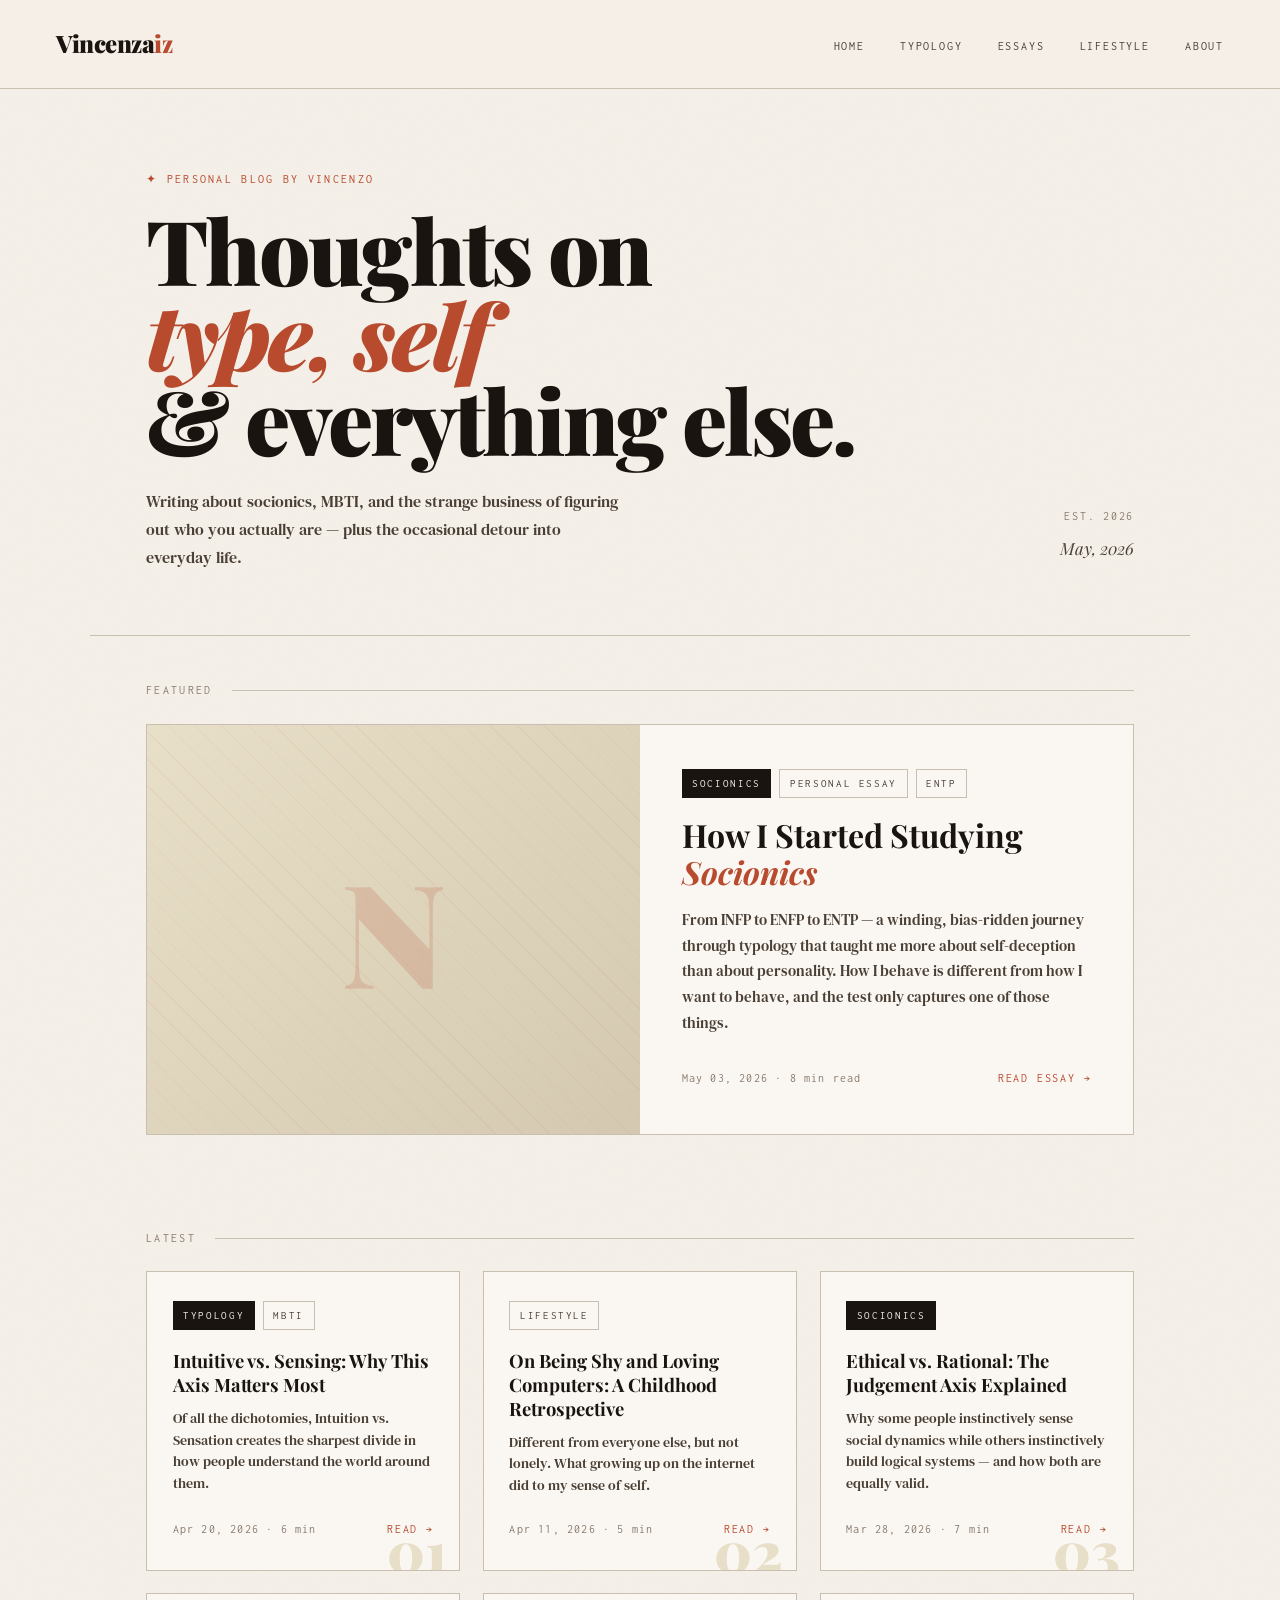
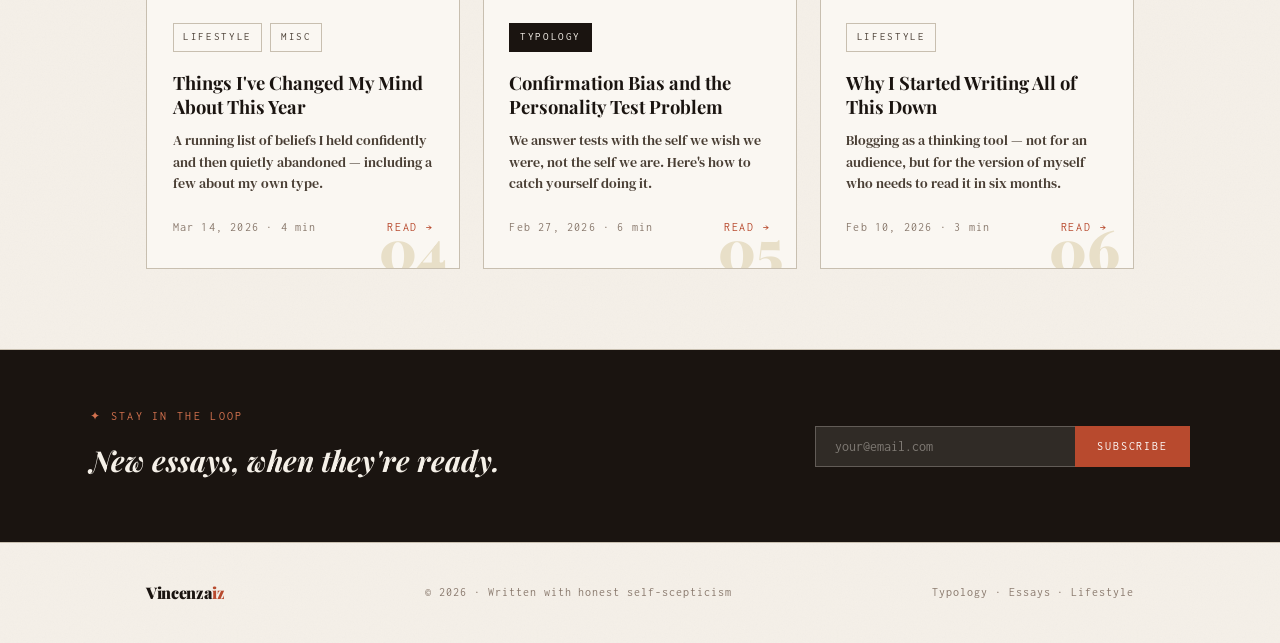
<file: index.html>
<!DOCTYPE html>
<html lang="en">
<head>
  <meta charset="UTF-8"/>
  <meta name="viewport" content="width=device-width, initial-scale=1.0"/>
  <title>Vincenzaiz</title>
  <link href="https://fonts.googleapis.com/css2?family=Playfair+Display:ital,wght@0,400;0,700;0,900;1,400;1,700&family=DM+Serif+Text:ital@0;1&family=Inconsolata:wght@400;500;600&display=swap" rel="stylesheet"/>
  <link rel="stylesheet" href="styles/main.css"/>
</head>
<body>

  <!-- NAV -->
  <nav>
    <a class="nav-logo" href="#">Vincenza<span>iz</span></a>
    <ul class="nav-links">
      <li><a href="#">Home</a></li>
      <li><a href="#">Typology</a></li>
      <li><a href="#">Essays</a></li>
      <li><a href="#">Lifestyle</a></li>
      <li><a href="#">About</a></li>
    </ul>
  </nav>

  <!-- HERO -->
  <header class="hero">
    <div class="hero-text">
      <p class="hero-eyebrow">✦ Personal blog by Vincenzo</p>
      <h1 class="hero-title">Thoughts on<br/><em>type, self</em><br/>& everything else.</h1>
      <p class="hero-bio">Writing about socionics, MBTI, and the strange business of figuring out who you actually are — plus the occasional detour into everyday life.</p>
    </div>
    <div class="hero-side">
      <span class="hero-issue">Est. 2026</span>
      <span class="hero-date">May, 2026</span>
    </div>
  </header>

  <!-- FEATURED -->
  <div class="section-header">
    <span class="section-label">Featured</span>
    <div class="section-rule"></div>
  </div>

  <div class="featured-wrap">
    <div class="featured-post">
      <div class="featured-image">
        <div class="featured-image-inner"></div>
        <div class="featured-image-symbol">N</div>
      </div>
      <div class="featured-content">
        <div>
          <div class="post-tags">
            <!-- three tags -->
            <span class="tag accent">Socionics</span>
            <span class="tag">Personal Essay</span>
            <span class="tag">ENTP</span>
          </div>
          <!-- big title -->
          <h2>How I Started Studying <em>Socionics</em></h2>
          <!-- description -->
          <p class="featured-excerpt">From INFP to ENFP to ENTP — a winding, bias-ridden journey through typology that taught me more about self-deception than about personality. How I behave is different from how I want to behave, and the test only captures one of those things.</p>
        </div>
        <div class="post-meta">
          <!-- date + reading time -->
          <span class="post-date">May 03, 2026 · 8 min read</span>
          <!-- href link to the page-->
          <a class="read-link" href="en.how-i-started-socionics.html">Read essay →</a>
        </div>
      </div>
    </div>
  </div>

  <!-- LATEST POSTS -->
  <div class="section-header" style="animation-delay:0.5s">
    <span class="section-label">Latest</span>
    <div class="section-rule"></div>
  </div>

  <div class="grid-wrap">

    <div class="post-card">
      <div class="card-top">
        <div class="post-tags">
          <span class="tag accent">Typology</span>
          <span class="tag">MBTI</span>
        </div>
        <h3>Intuitive vs. Sensing: Why This Axis Matters Most</h3>
        <p>Of all the dichotomies, Intuition vs. Sensation creates the sharpest divide in how people understand the world around them.</p>
      </div>
      <div class="card-bottom">
        <span class="post-date">Apr 20, 2026 · 6 min</span>
        <a class="read-link" href="#">Read →</a>
      </div>
      <div class="card-number">01</div>
    </div>

    <div class="post-card">
      <div class="card-top">
        <div class="post-tags">
          <span class="tag">Lifestyle</span>
        </div>
        <h3>On Being Shy and Loving Computers: A Childhood Retrospective</h3>
        <p>Different from everyone else, but not lonely. What growing up on the internet did to my sense of self.</p>
      </div>
      <div class="card-bottom">
        <span class="post-date">Apr 11, 2026 · 5 min</span>
        <a class="read-link" href="#">Read →</a>
      </div>
      <div class="card-number">02</div>
    </div>

    <div class="post-card">
      <div class="card-top">
        <div class="post-tags">
          <span class="tag accent">Socionics</span>
        </div>
        <h3>Ethical vs. Rational: The Judgement Axis Explained</h3>
        <p>Why some people instinctively sense social dynamics while others instinctively build logical systems — and how both are equally valid.</p>
      </div>
      <div class="card-bottom">
        <span class="post-date">Mar 28, 2026 · 7 min</span>
        <a class="read-link" href="#">Read →</a>
      </div>
      <div class="card-number">03</div>
    </div>

    <div class="post-card">
      <div class="card-top">
        <div class="post-tags">
          <span class="tag">Lifestyle</span>
          <span class="tag">Misc</span>
        </div>
        <h3>Things I've Changed My Mind About This Year</h3>
        <p>A running list of beliefs I held confidently and then quietly abandoned — including a few about my own type.</p>
      </div>
      <div class="card-bottom">
        <span class="post-date">Mar 14, 2026 · 4 min</span>
        <a class="read-link" href="#">Read →</a>
      </div>
      <div class="card-number">04</div>
    </div>

    <div class="post-card">
      <div class="card-top">
        <div class="post-tags">
          <span class="tag accent">Typology</span>
        </div>
        <h3>Confirmation Bias and the Personality Test Problem</h3>
        <p>We answer tests with the self we wish we were, not the self we are. Here's how to catch yourself doing it.</p>
      </div>
      <div class="card-bottom">
        <span class="post-date">Feb 27, 2026 · 6 min</span>
        <a class="read-link" href="#">Read →</a>
      </div>
      <div class="card-number">05</div>
    </div>

    <div class="post-card">
      <div class="card-top">
        <div class="post-tags">
          <span class="tag">Lifestyle</span>
        </div>
        <h3>Why I Started Writing All of This Down</h3>
        <p>Blogging as a thinking tool — not for an audience, but for the version of myself who needs to read it in six months.</p>
      </div>
      <div class="card-bottom">
        <span class="post-date">Feb 10, 2026 · 3 min</span>
        <a class="read-link" href="#">Read →</a>
      </div>
      <div class="card-number">06</div>
    </div>

  </div>

  <!-- NEWSLETTER -->
  <section class="newsletter">
    <div class="newsletter-inner">
      <div class="newsletter-text">
        <p>✦ Stay in the loop</p>
        <h3>New essays, when they're ready.</h3>
      </div>
      <div class="newsletter-form">
        <input type="email" placeholder="your@email.com"/>
        <button type="button">Subscribe</button>
      </div>
    </div>
  </section>

  <!-- FOOTER -->
  <footer>
    <span class="footer-logo">Vincenza<span>iz</span></span>
    <span>&copy; 2026 · Written with honest self-scepticism</span>
    <span>Typology · Essays · Lifestyle</span>
  </footer>

</body>
</html>
</file>
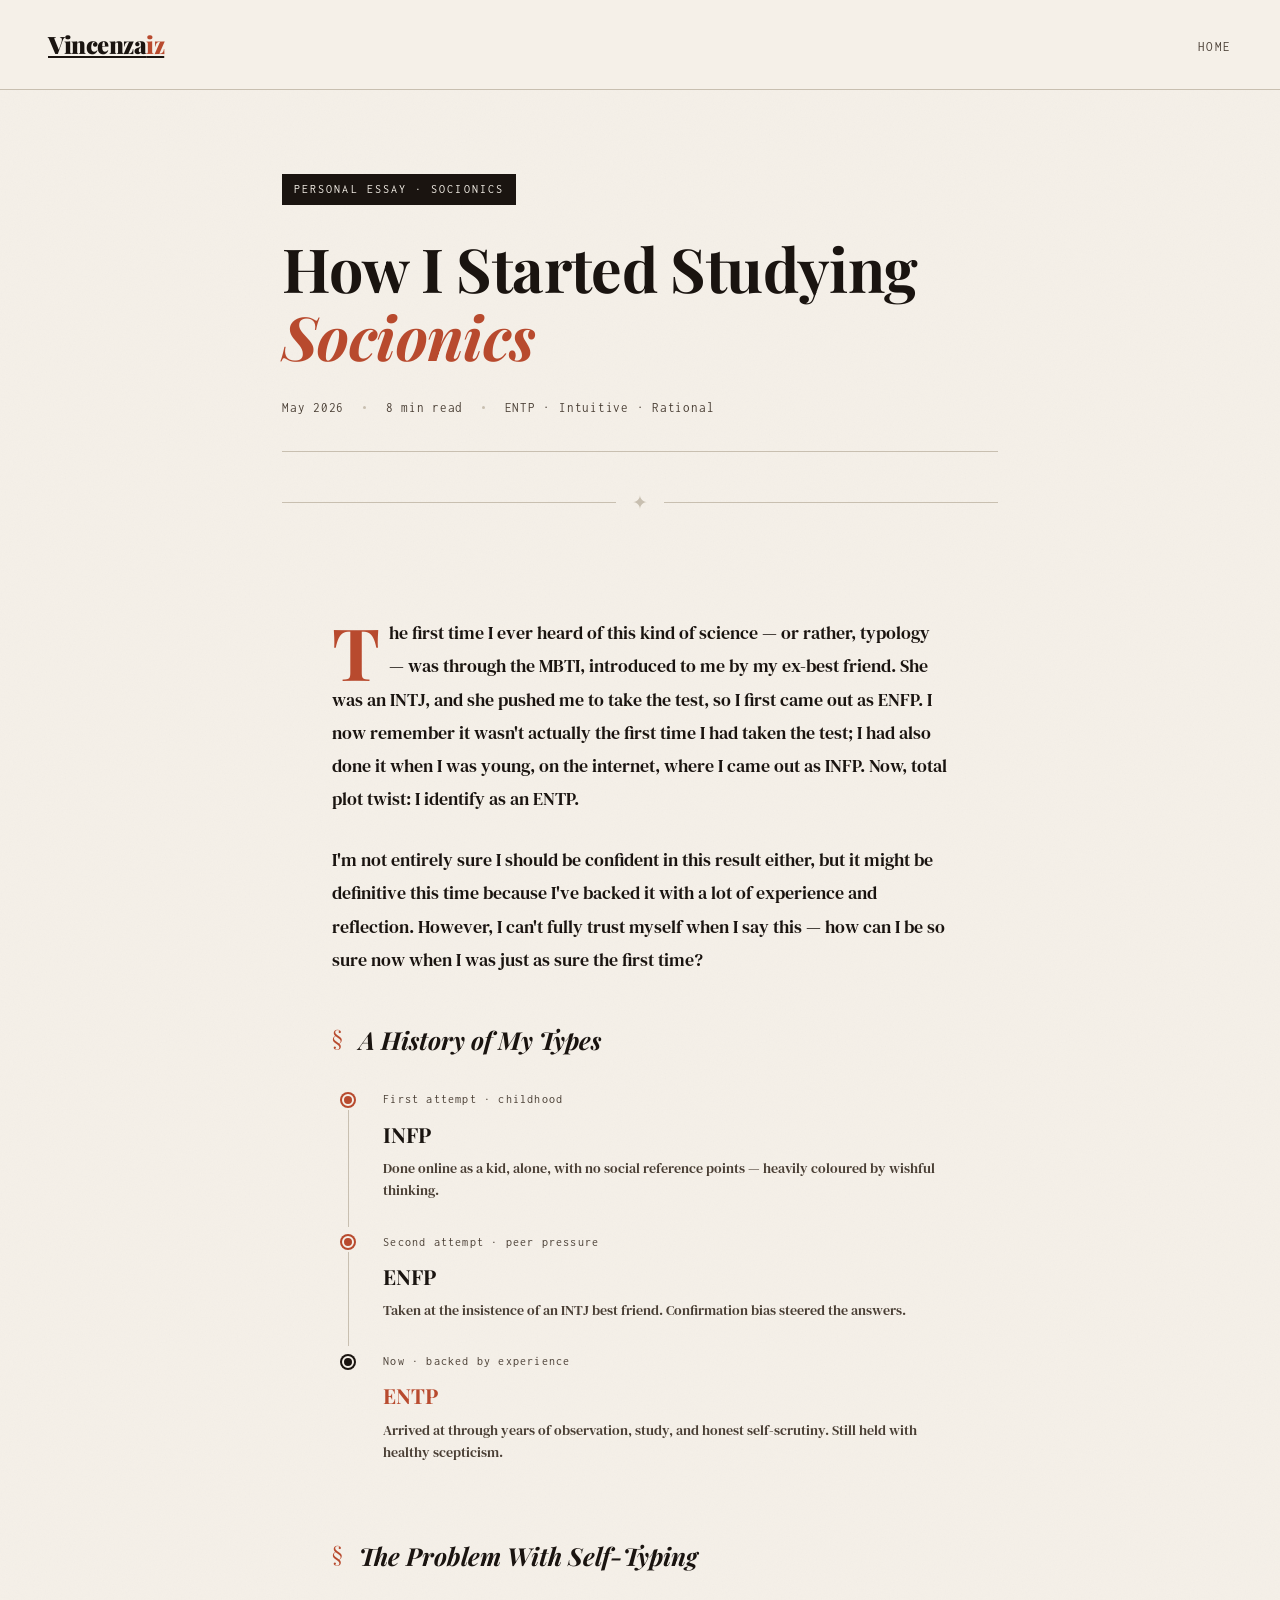
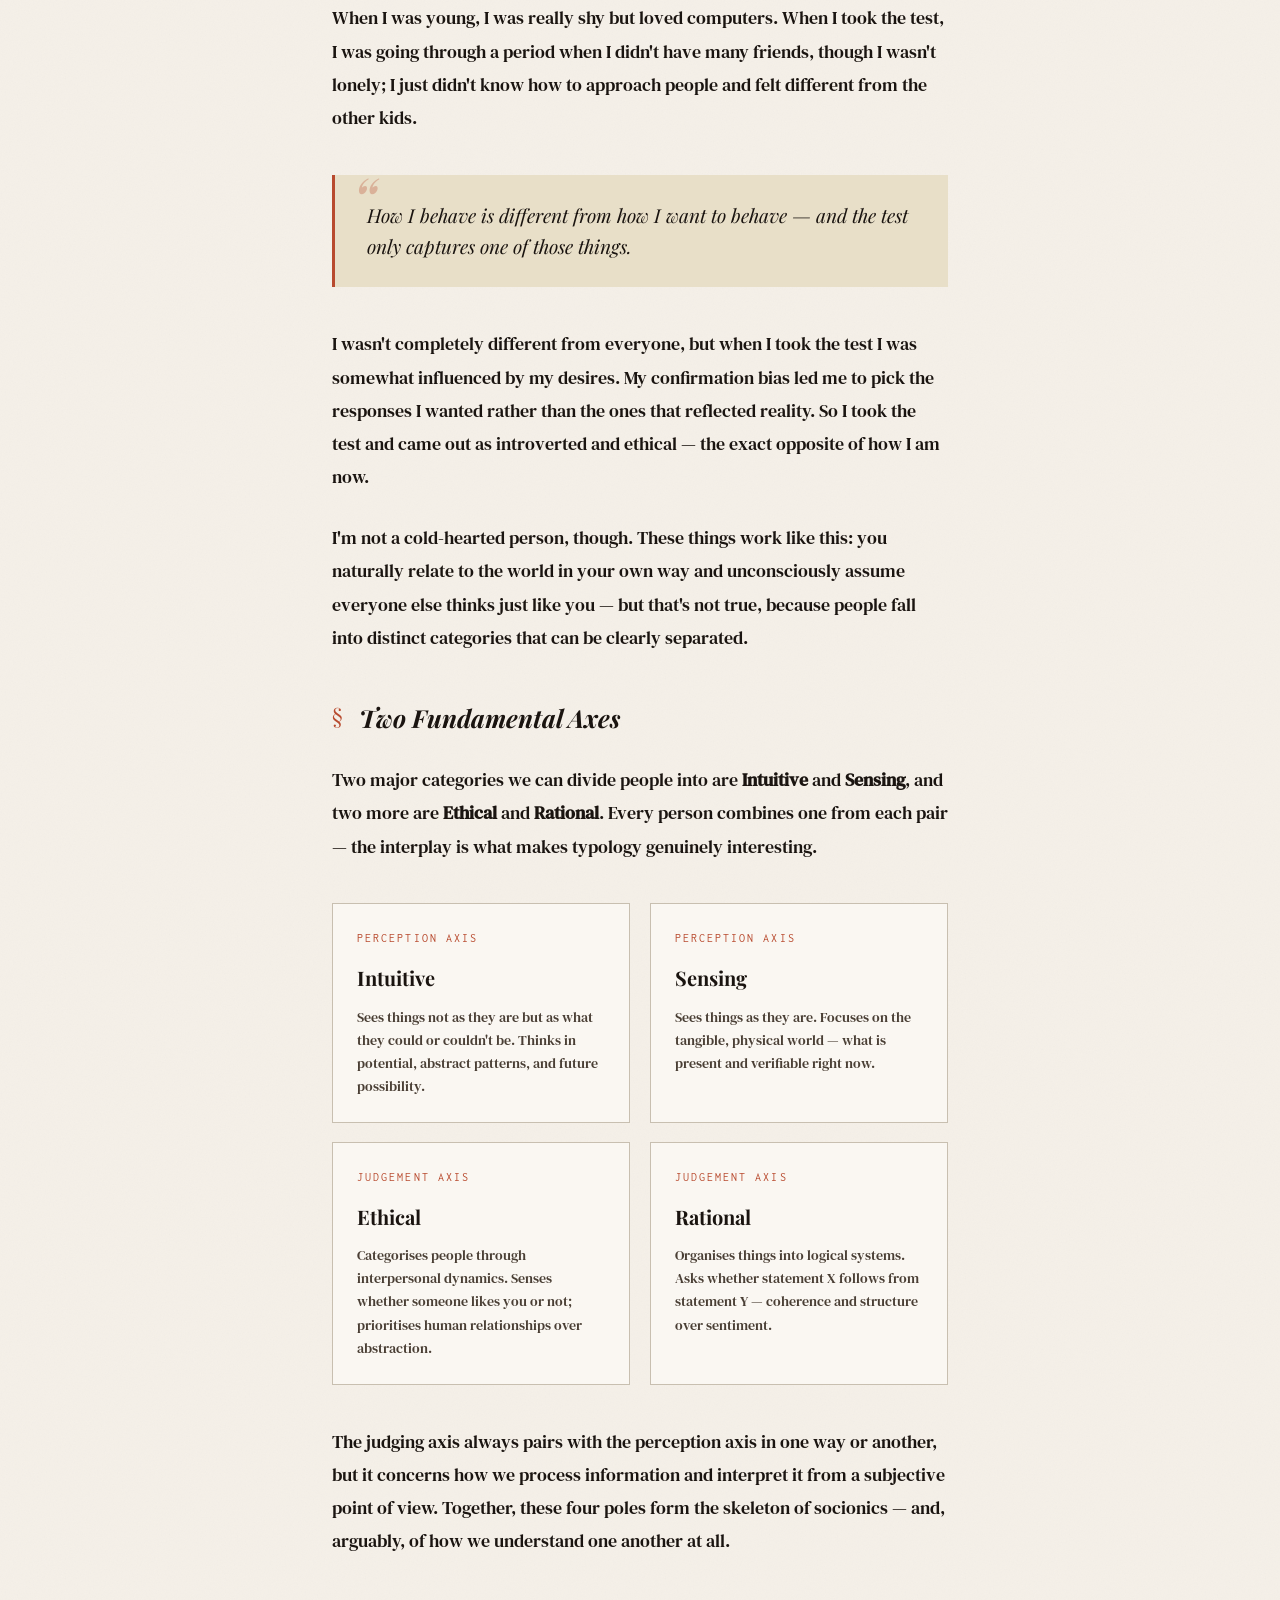
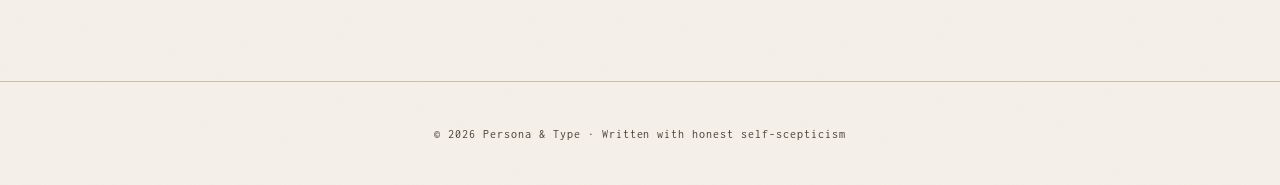
<file: en.how-i-started-socionics.html>
<!DOCTYPE html>
<html lang="en">
<head>
  <meta charset="UTF-8" />
  <meta name="viewport" content="width=device-width, initial-scale=1.0"/>
  <title>How I Started Studying Socionics</title>
  <link href="https://fonts.googleapis.com/css2?family=Playfair+Display:ital,wght@0,400;0,700;1,400;1,600&family=DM+Serif+Text:ital@0;1&family=Inconsolata:wght@400;500&display=swap" rel="stylesheet"/>
    <link rel="stylesheet" href="styles/article.css">
</head>
<body>

  <!-- NAV -->
  <nav>
    <a class="nav-logo" href="index.html">Vincenza<span>iz</span></a>
    <ul class="nav-links">
      <li><a href="index.html">Home</a></li>
      <!--
      <li><a href="#">Typology</a></li>
      <li><a href="#">Essays</a></li>
      <li><a href="#">Lifestyle</a></li>
      <li><a href="#">About</a></li>
      -->
    </ul>
  </nav>

  <!-- HERO -->
  <header class="hero">
    <div class="category-tag">Personal Essay · Socionics</div>
    <h1>How I Started Studying <em>Socionics</em></h1>
    <div class="byline">
      <span>May 2026</span>
      <span class="byline-dot"></span>
      <span>8 min read</span>
      <span class="byline-dot"></span>
      <span>ENTP · Intuitive · Rational</span>
    </div>
  </header>

  <div class="rule-divider"><span class="rule-divider-symbol">✦</span></div>

  <!-- ARTICLE -->
  <article>

    <p>The first time I ever heard of this kind of science — or rather, typology — was through the MBTI, introduced to me by my ex-best friend. She was an INTJ, and she pushed me to take the test, so I first came out as ENFP. I now remember it wasn't actually the first time I had taken the test; I had also done it when I was young, on the internet, where I came out as INFP. Now, total plot twist: I identify as an ENTP.</p>

    <p>I'm not entirely sure I should be confident in this result either, but it might be definitive this time because I've backed it with a lot of experience and reflection. However, I can't fully trust myself when I say this — how can I be so sure now when I was just as sure the first time?</p>

    <!-- Timeline -->
    <div class="section-break"><h2>A History of My Types</h2></div>

    <div class="timeline">
      <div class="timeline-item">
        <div class="timeline-line-col">
          <div class="timeline-dot"></div>
          <div class="timeline-connector"></div>
        </div>
        <div class="timeline-body">
          <div class="timeline-meta">First attempt · childhood</div>
          <div class="timeline-type">INFP</div>
          <p>Done online as a kid, alone, with no social reference points — heavily coloured by wishful thinking.</p>
        </div>
      </div>
      <div class="timeline-item">
        <div class="timeline-line-col">
          <div class="timeline-dot"></div>
          <div class="timeline-connector"></div>
        </div>
        <div class="timeline-body">
          <div class="timeline-meta">Second attempt · peer pressure</div>
          <div class="timeline-type">ENFP</div>
          <p>Taken at the insistence of an INTJ best friend. Confirmation bias steered the answers.</p>
        </div>
      </div>
      <div class="timeline-item">
        <div class="timeline-line-col">
          <div class="timeline-dot"></div>
          <div class="timeline-connector"></div>
        </div>
        <div class="timeline-body">
          <div class="timeline-meta">Now · backed by experience</div>
          <div class="timeline-type">ENTP</div>
          <p>Arrived at through years of observation, study, and honest self-scrutiny. Still held with healthy scepticism.</p>
        </div>
      </div>
    </div>

    <div class="section-break"><h2>The Problem With Self-Typing</h2></div>

    <p>When I was young, I was really shy but loved computers. When I took the test, I was going through a period when I didn't have many friends, though I wasn't lonely; I just didn't know how to approach people and felt different from the other kids.</p>

    <blockquote>How I behave is different from how I want to behave — and the test only captures one of those things.</blockquote>

    <p>I wasn't completely different from everyone, but when I took the test I was somewhat influenced by my desires. My confirmation bias led me to pick the responses I wanted rather than the ones that reflected reality. So I took the test and came out as introverted and ethical — the exact opposite of how I am now.</p>

    <p>I'm not a cold-hearted person, though. These things work like this: you naturally relate to the world in your own way and unconsciously assume everyone else thinks just like you — but that's not true, because people fall into distinct categories that can be clearly separated.</p>

    <div class="section-break"><h2>Two Fundamental Axes</h2></div>

    <p>Two major categories we can divide people into are <strong>Intuitive</strong> and <strong>Sensing</strong>, and two more are <strong>Ethical</strong> and <strong>Rational</strong>. Every person combines one from each pair — the interplay is what makes typology genuinely interesting.</p>

    <div class="type-grid">
      <div class="type-card">
        <div class="type-label">Perception axis</div>
        <h3>Intuitive</h3>
        <p>Sees things not as they are but as what they could or couldn't be. Thinks in potential, abstract patterns, and future possibility.</p>
      </div>
      <div class="type-card">
        <div class="type-label">Perception axis</div>
        <h3>Sensing</h3>
        <p>Sees things as they are. Focuses on the tangible, physical world — what is present and verifiable right now.</p>
      </div>
      <div class="type-card">
        <div class="type-label">Judgement axis</div>
        <h3>Ethical</h3>
        <p>Categorises people through interpersonal dynamics. Senses whether someone likes you or not; prioritises human relationships over abstraction.</p>
      </div>
      <div class="type-card">
        <div class="type-label">Judgement axis</div>
        <h3>Rational</h3>
        <p>Organises things into logical systems. Asks whether statement X follows from statement Y — coherence and structure over sentiment.</p>
      </div>
    </div>

    <p>The judging axis always pairs with the perception axis in one way or another, but it concerns how we process information and interpret it from a subjective point of view. Together, these four poles form the skeleton of socionics — and, arguably, of how we understand one another at all.</p>

  </article>

  <footer>
    &copy; 2026 Persona &amp; Type · Written with honest self-scepticism
  </footer>

</body>
</html>
</file>
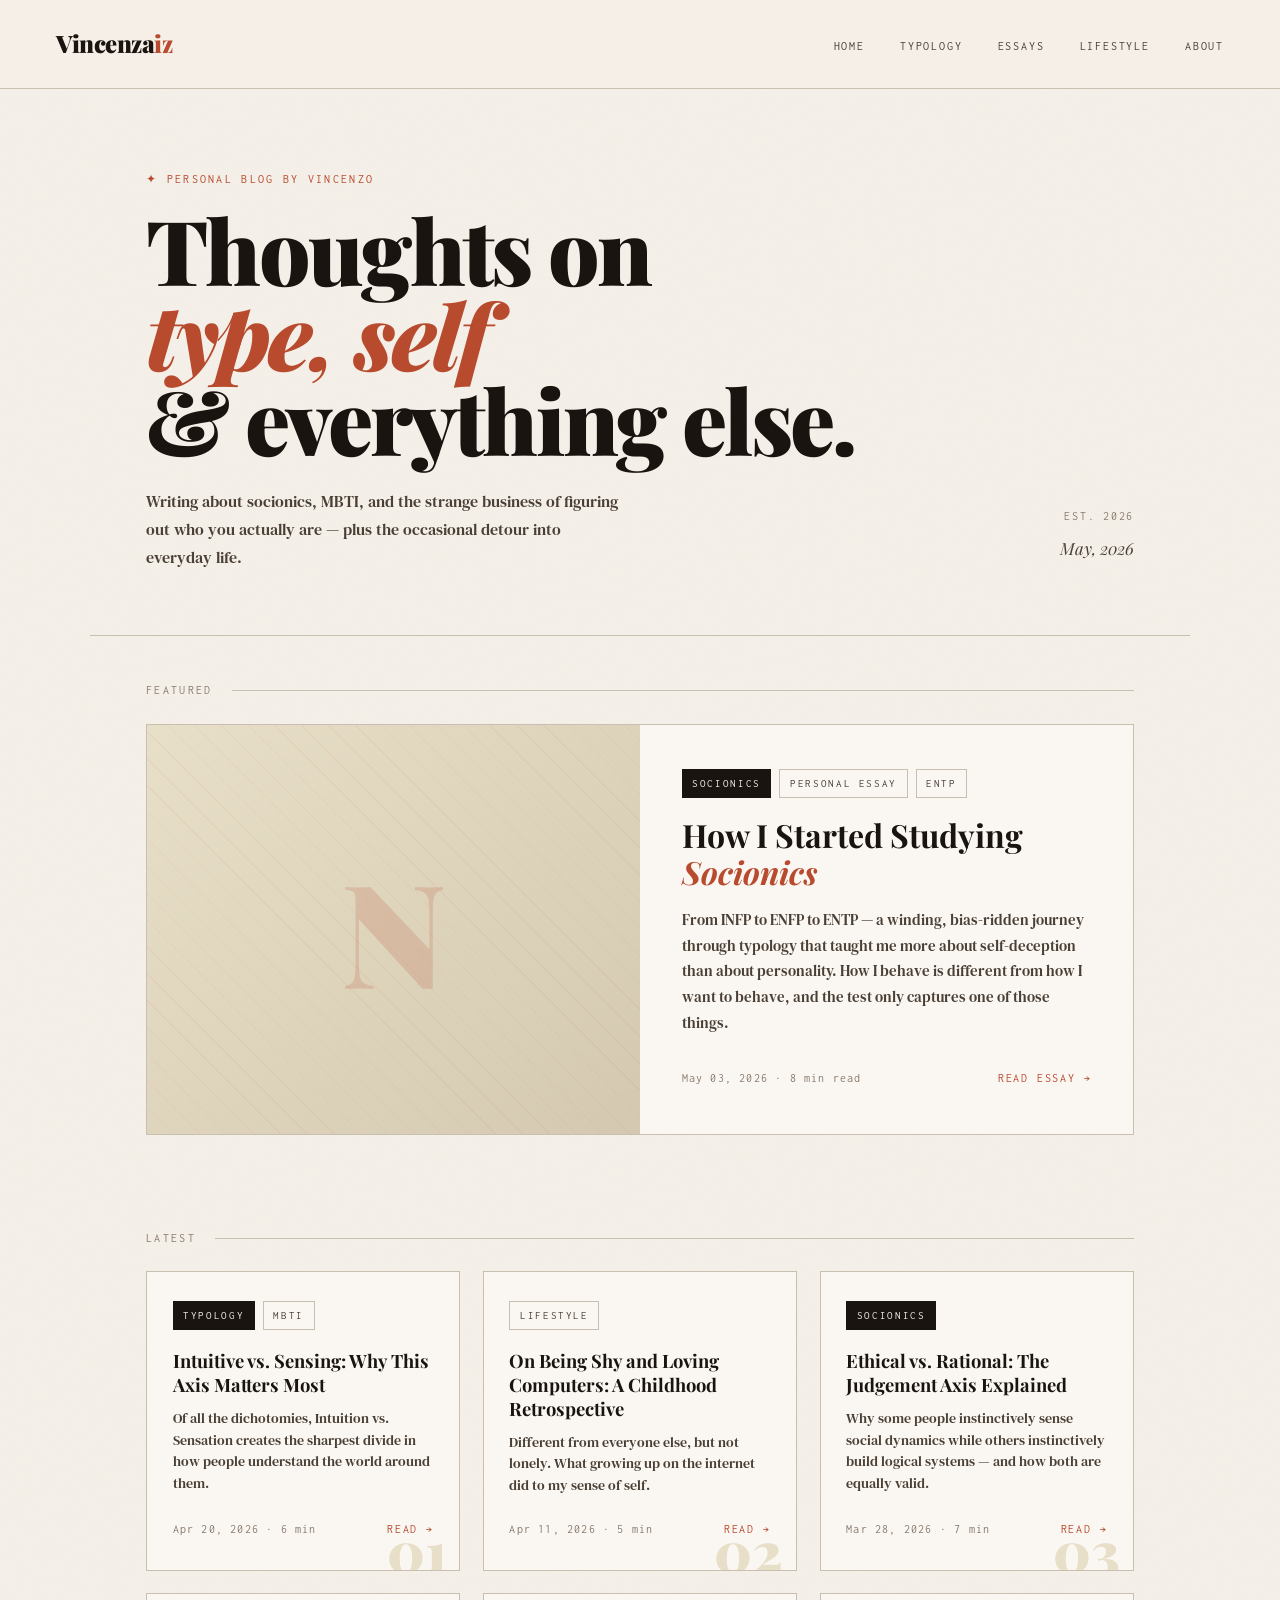
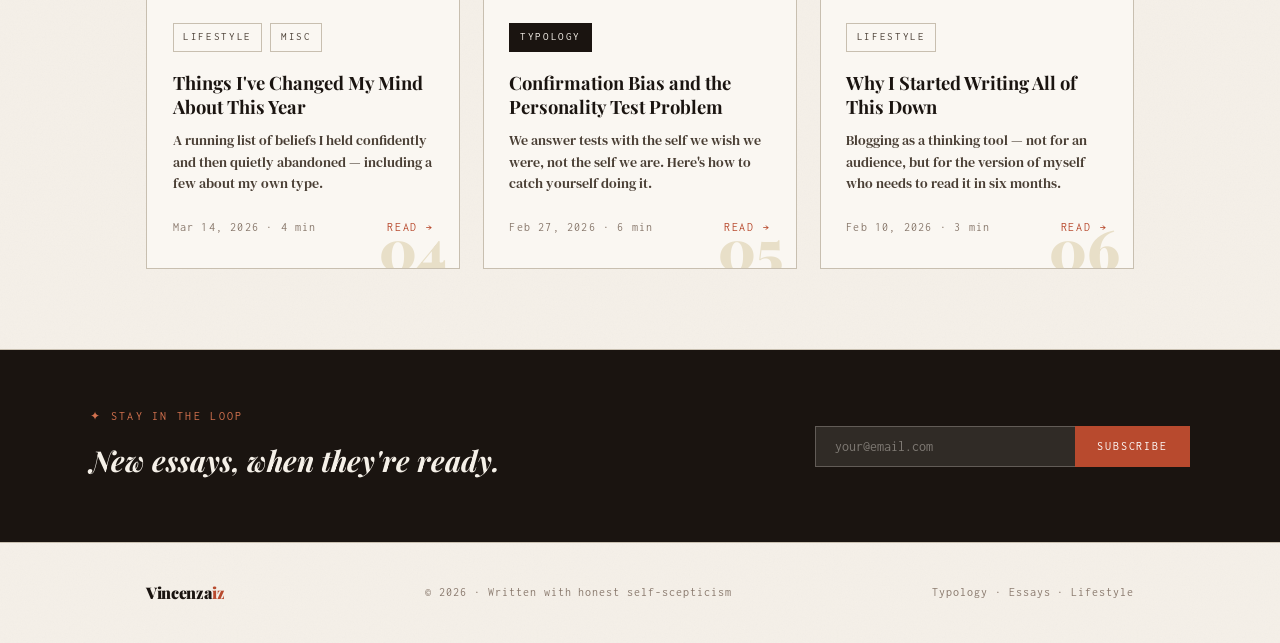
<file: en.vincenzaiz-home.html>
<!DOCTYPE html>
<html lang="en">
<head>
  <meta charset="UTF-8"/>
  <meta name="viewport" content="width=device-width, initial-scale=1.0"/>
  <title>Vincenzaiz</title>
  <link href="https://fonts.googleapis.com/css2?family=Playfair+Display:ital,wght@0,400;0,700;0,900;1,400;1,700&family=DM+Serif+Text:ital@0;1&family=Inconsolata:wght@400;500;600&display=swap" rel="stylesheet"/>
  <link rel="stylesheet" href="styles/main.css"/>
</head>
<body>

  <!-- NAV -->
  <nav>
    <a class="nav-logo" href="#">Vincenza<span>iz</span></a>
    <ul class="nav-links">
      <li><a href="#">Home</a></li>
      <li><a href="#">Typology</a></li>
      <li><a href="#">Essays</a></li>
      <li><a href="#">Lifestyle</a></li>
      <li><a href="#">About</a></li>
    </ul>
  </nav>

  <!-- HERO -->
  <header class="hero">
    <div class="hero-text">
      <p class="hero-eyebrow">✦ Personal blog by Vincenzo</p>
      <h1 class="hero-title">Thoughts on<br/><em>type, self</em><br/>& everything else.</h1>
      <p class="hero-bio">Writing about socionics, MBTI, and the strange business of figuring out who you actually are — plus the occasional detour into everyday life.</p>
    </div>
    <div class="hero-side">
      <span class="hero-issue">Est. 2026</span>
      <span class="hero-date">May, 2026</span>
    </div>
  </header>

  <!-- FEATURED -->
  <div class="section-header">
    <span class="section-label">Featured</span>
    <div class="section-rule"></div>
  </div>

  <div class="featured-wrap">
    <div class="featured-post">
      <div class="featured-image">
        <div class="featured-image-inner"></div>
        <div class="featured-image-symbol">N</div>
      </div>
      <div class="featured-content">
        <div>
          <div class="post-tags">
            <span class="tag accent">Socionics</span>
            <span class="tag">Personal Essay</span>
            <span class="tag">ENTP</span>
          </div>
          <h2>How I Started Studying <em>Socionics</em></h2>
          <p class="featured-excerpt">From INFP to ENFP to ENTP — a winding, bias-ridden journey through typology that taught me more about self-deception than about personality. How I behave is different from how I want to behave, and the test only captures one of those things.</p>
        </div>
        <div class="post-meta">
          <span class="post-date">May 03, 2026 · 8 min read</span>
          <a class="read-link" href="socionics-blog.html">Read essay →</a>
        </div>
      </div>
    </div>
  </div>

  <!-- LATEST POSTS -->
  <div class="section-header" style="animation-delay:0.5s">
    <span class="section-label">Latest</span>
    <div class="section-rule"></div>
  </div>

  <div class="grid-wrap">

    <div class="post-card">
      <div class="card-top">
        <div class="post-tags">
          <span class="tag accent">Typology</span>
          <span class="tag">MBTI</span>
        </div>
        <h3>Intuitive vs. Sensing: Why This Axis Matters Most</h3>
        <p>Of all the dichotomies, Intuition vs. Sensation creates the sharpest divide in how people understand the world around them.</p>
      </div>
      <div class="card-bottom">
        <span class="post-date">Apr 20, 2026 · 6 min</span>
        <a class="read-link" href="#">Read →</a>
      </div>
      <div class="card-number">01</div>
    </div>

    <div class="post-card">
      <div class="card-top">
        <div class="post-tags">
          <span class="tag">Lifestyle</span>
        </div>
        <h3>On Being Shy and Loving Computers: A Childhood Retrospective</h3>
        <p>Different from everyone else, but not lonely. What growing up on the internet did to my sense of self.</p>
      </div>
      <div class="card-bottom">
        <span class="post-date">Apr 11, 2026 · 5 min</span>
        <a class="read-link" href="#">Read →</a>
      </div>
      <div class="card-number">02</div>
    </div>

    <div class="post-card">
      <div class="card-top">
        <div class="post-tags">
          <span class="tag accent">Socionics</span>
        </div>
        <h3>Ethical vs. Rational: The Judgement Axis Explained</h3>
        <p>Why some people instinctively sense social dynamics while others instinctively build logical systems — and how both are equally valid.</p>
      </div>
      <div class="card-bottom">
        <span class="post-date">Mar 28, 2026 · 7 min</span>
        <a class="read-link" href="#">Read →</a>
      </div>
      <div class="card-number">03</div>
    </div>

    <div class="post-card">
      <div class="card-top">
        <div class="post-tags">
          <span class="tag">Lifestyle</span>
          <span class="tag">Misc</span>
        </div>
        <h3>Things I've Changed My Mind About This Year</h3>
        <p>A running list of beliefs I held confidently and then quietly abandoned — including a few about my own type.</p>
      </div>
      <div class="card-bottom">
        <span class="post-date">Mar 14, 2026 · 4 min</span>
        <a class="read-link" href="#">Read →</a>
      </div>
      <div class="card-number">04</div>
    </div>

    <div class="post-card">
      <div class="card-top">
        <div class="post-tags">
          <span class="tag accent">Typology</span>
        </div>
        <h3>Confirmation Bias and the Personality Test Problem</h3>
        <p>We answer tests with the self we wish we were, not the self we are. Here's how to catch yourself doing it.</p>
      </div>
      <div class="card-bottom">
        <span class="post-date">Feb 27, 2026 · 6 min</span>
        <a class="read-link" href="#">Read →</a>
      </div>
      <div class="card-number">05</div>
    </div>

    <div class="post-card">
      <div class="card-top">
        <div class="post-tags">
          <span class="tag">Lifestyle</span>
        </div>
        <h3>Why I Started Writing All of This Down</h3>
        <p>Blogging as a thinking tool — not for an audience, but for the version of myself who needs to read it in six months.</p>
      </div>
      <div class="card-bottom">
        <span class="post-date">Feb 10, 2026 · 3 min</span>
        <a class="read-link" href="#">Read →</a>
      </div>
      <div class="card-number">06</div>
    </div>

  </div>

  <!-- NEWSLETTER -->
  <section class="newsletter">
    <div class="newsletter-inner">
      <div class="newsletter-text">
        <p>✦ Stay in the loop</p>
        <h3>New essays, when they're ready.</h3>
      </div>
      <div class="newsletter-form">
        <input type="email" placeholder="your@email.com"/>
        <button type="button">Subscribe</button>
      </div>
    </div>
  </section>

  <!-- FOOTER -->
  <footer>
    <span class="footer-logo">Vincenza<span>iz</span></span>
    <span>&copy; 2026 · Written with honest self-scepticism</span>
    <span>Typology · Essays · Lifestyle</span>
  </footer>

</body>
</html>
</file>
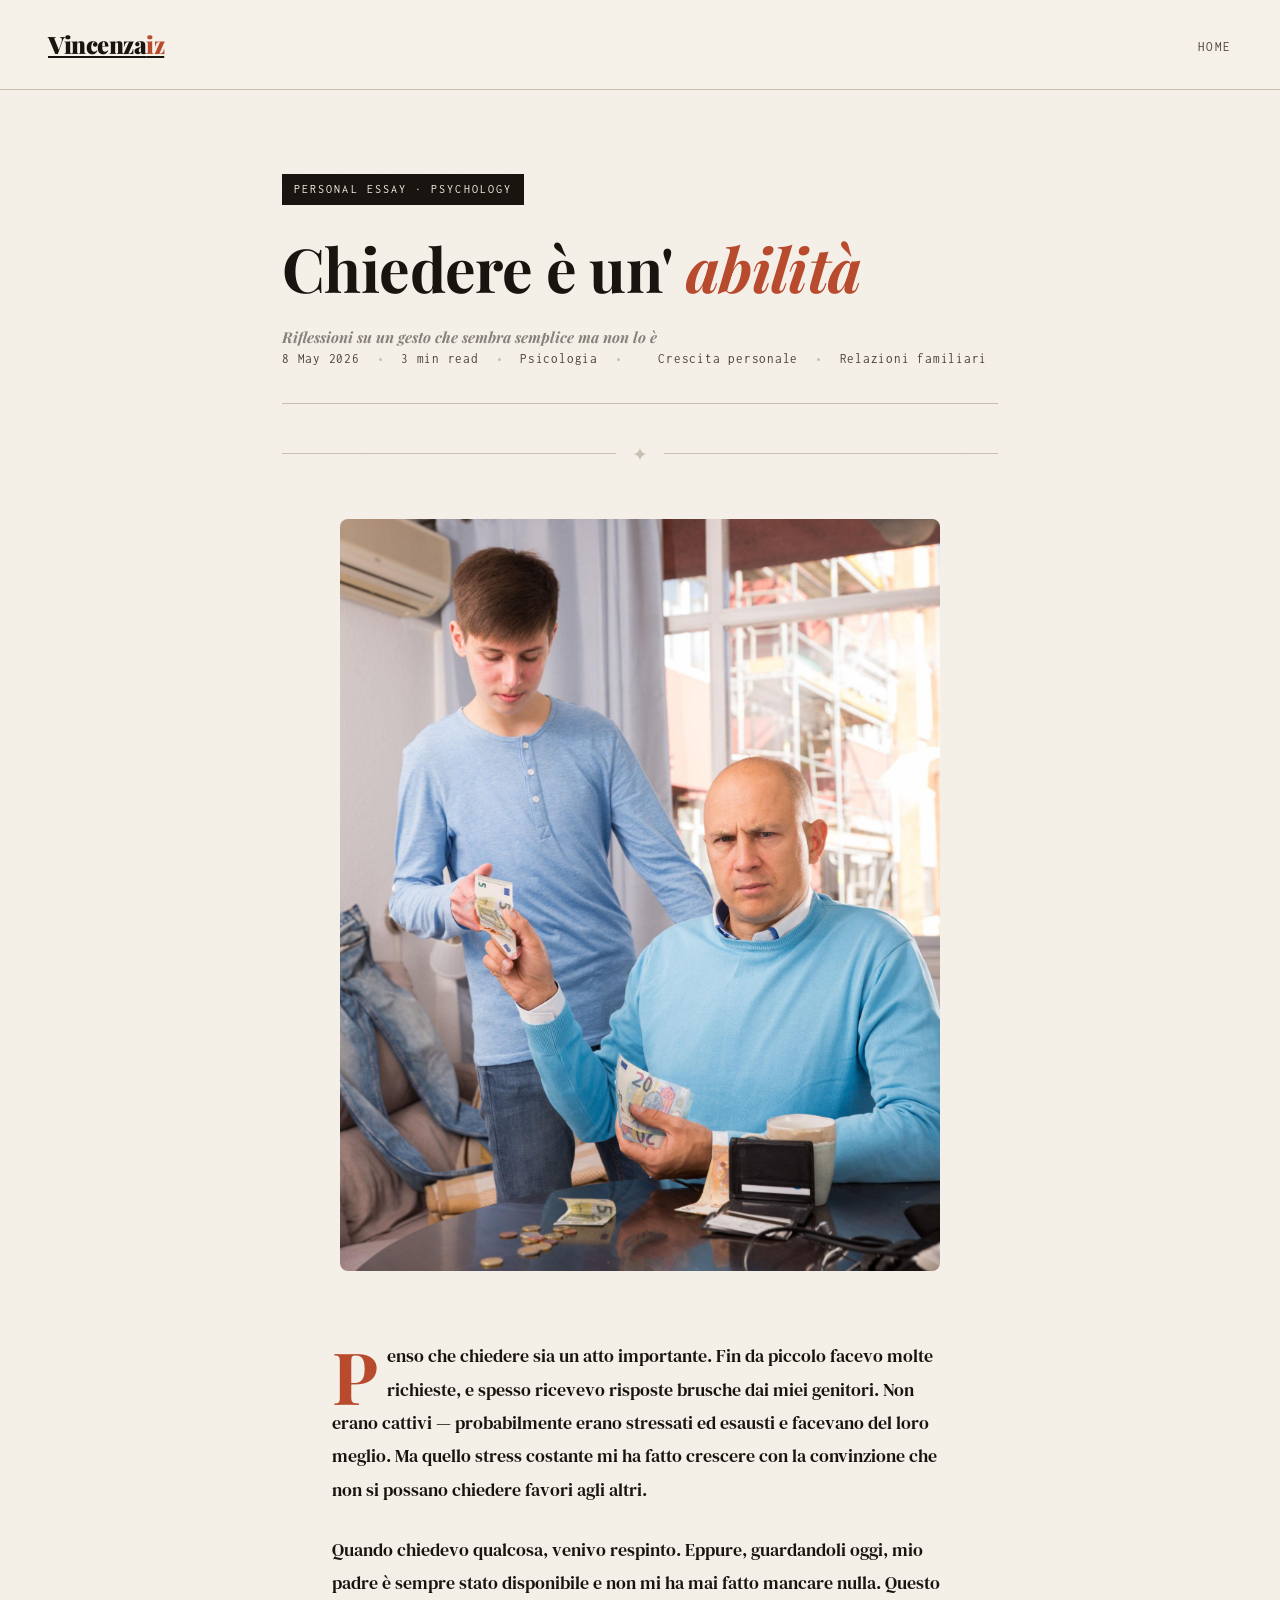
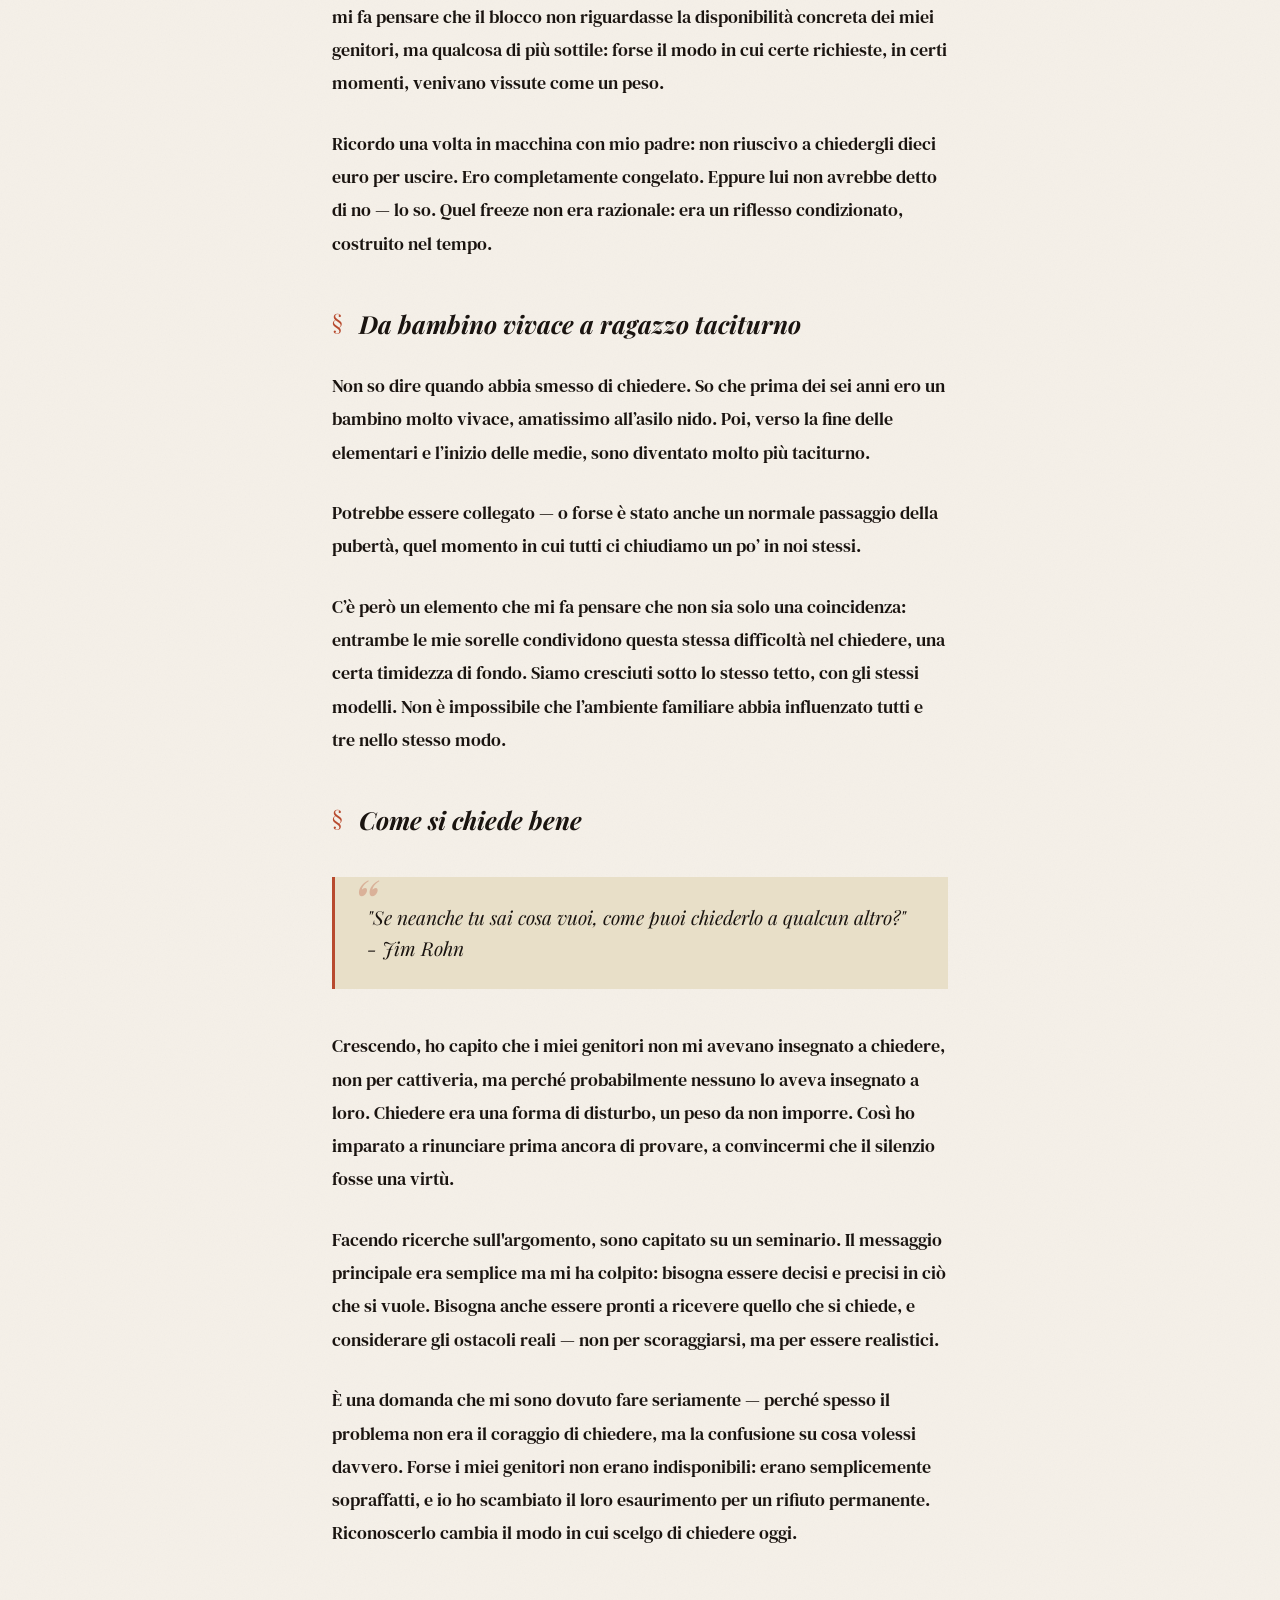
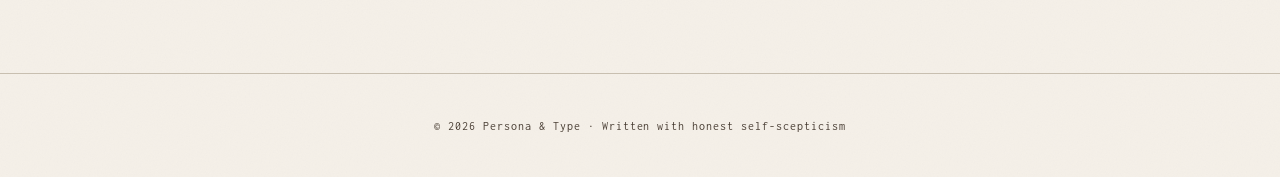
<file: it.chiedere-e-un-abilita.html>
<!DOCTYPE html>
<html lang="it">

<head>
  <meta charset="UTF-8" />
  <meta name="viewport" content="width=device-width, initial-scale=1.0" />
  <title>Chiedere è un' abilità</title>
  <link
    href="https://fonts.googleapis.com/css2?family=Playfair+Display:ital,wght@0,400;0,700;1,400;1,600&family=DM+Serif+Text:ital@0;1&family=Inconsolata:wght@400;500&display=swap"
    rel="stylesheet" />
  <link rel="stylesheet" href="styles/article.css">
</head>

<body>

  <!-- NAV -->
  <nav>
    <a class="nav-logo" href="en.vincenzaiz-home.html">Vincenza<span>iz</span></a>
    <ul class="nav-links">
      <li><a href="index.html">Home</a></li>
      <!-- add other links for nav-->
      <!--
      <li><a href="#">Typology</a></li>
      <li><a href="#">Essays</a></li>
      <li><a href="#">Lifestyle</a></li>
      <li><a href="#">About</a></li>
      -->
    </ul>
  </nav>

  <!-- HERO -->
  <header class="hero">
    <div class="category-tag">Personal Essay · Psychology</div>
    <h1>Chiedere è un' <em>abilità</em></h1>
    <h2 class="hero-subtitle" style="opacity: 0.5;font-size: 15px;padding: 0px;">Riflessioni su un gesto che sembra
      semplice ma non lo è</h2>
    <div class="byline">
      <span>8 May 2026</span>
      <span class="byline-dot"></span>
      <span>3 min read</span>
      <span class="byline-dot"></span>
      <span>Psicologia </span> <span class="byline-dot"></span>
      <span></span>Crescita personale </span> <span class="byline-dot"></span>
      <span>Relazioni familiari</span>
    </div>
  </header>

  <div class="rule-divider"><span class="rule-divider-symbol">✦</span></div>
  <img src="images/son-asking-money.jpeg" alt="A son asking for money"
    style="width: 100%; max-width: 600px; margin: 20px auto; display: block; border-radius: 8px;" />
  <!-- ARTICLE -->
  <article>
    <p>Penso che chiedere sia un atto importante. Fin da piccolo facevo molte richieste, e spesso ricevevo risposte
      brusche dai miei genitori. Non erano cattivi — probabilmente erano stressati ed esausti e facevano del loro
      meglio. Ma quello stress costante mi ha fatto crescere con la convinzione che non si possano chiedere favori agli
      altri.</p>
    <p>Quando chiedevo qualcosa, venivo respinto. Eppure, guardandoli oggi, mio padre è sempre stato disponibile e non
      mi ha mai fatto mancare nulla. Questo mi fa pensare che il blocco non riguardasse la disponibilità concreta dei
      miei genitori, ma qualcosa di più sottile: forse il modo in cui certe richieste, in certi momenti, venivano
      vissute come un peso.</p>
    <p>Ricordo una volta in macchina con mio padre: non riuscivo a chiedergli dieci euro per uscire. Ero completamente
      congelato. Eppure lui non avrebbe detto di no — lo so. Quel freeze non era razionale: era un riflesso
      condizionato, costruito nel tempo.</p>

    <div class="section-break">
      <h2>Da bambino vivace a ragazzo taciturno</h2>
    </div>

    <p>Non so dire quando abbia smesso di chiedere. So che prima dei sei anni ero un bambino molto vivace, amatissimo
      all’asilo nido. Poi, verso la fine delle elementari e l’inizio delle medie, sono diventato molto più taciturno.
    </p>
    <p>Potrebbe essere collegato — o forse è stato anche un normale passaggio della pubertà, quel momento in cui tutti
      ci chiudiamo un po’ in noi stessi.</p>
    <p>C’è però un elemento che mi fa pensare che non sia solo una coincidenza: entrambe le mie sorelle condividono
      questa stessa difficoltà nel chiedere, una certa timidezza di fondo. Siamo cresciuti sotto lo stesso tetto, con
      gli stessi modelli. Non è impossibile che l’ambiente familiare abbia influenzato tutti e tre nello stesso modo.
    </p>

    <div class="section-break">
      <h2>Come si chiede bene</h2>
    </div>
        <blockquote>"Se neanche tu sai cosa vuoi, come puoi chiederlo a
      qualcun altro?"
    - Jim Rohn</blockquote>
    <p>Crescendo, ho capito che i miei genitori non mi avevano insegnato a chiedere, non per cattiveria, ma perché
      probabilmente nessuno lo aveva insegnato a loro. Chiedere era una forma di disturbo, un peso da non imporre. Così
      ho imparato a rinunciare prima ancora di provare, a convincermi che il silenzio fosse una virtù.
    </p>
    <p>Facendo ricerche sull'argomento, sono capitato su un seminario. Il messaggio principale era semplice ma mi ha
      colpito: bisogna essere decisi e precisi in ciò che si vuole. Bisogna anche essere pronti a ricevere quello che si chiede, e considerare gli ostacoli reali —
      non per scoraggiarsi, ma per essere realistici.
    </p>
    <p>È una domanda che mi sono dovuto fare seriamente — perché spesso il problema non era il coraggio di chiedere, ma
      la confusione su cosa volessi davvero. Forse i miei genitori non erano indisponibili: erano semplicemente
      sopraffatti, e io ho scambiato il loro esaurimento per un rifiuto permanente. Riconoscerlo cambia il modo in cui
      scelgo di chiedere oggi.</p>

  </article>

  <footer>
    &copy; 2026 Persona &amp; Type · Written with honest self-scepticism
  </footer>

</body>

</html>
</file>
<file: styles/main.css>
:root {
      --bg:           #f5f0e8;
      --paper:        #faf7f2;
      --ink:          #1a1410;
      --ink-light:    #4a3f35;
      --ink-faint:    #8a7a6e;
      --accent:       #b84a2e;
      --accent-warm:  #d4724f;
      --rule:         #c8bfb0;
      --highlight:    #e8dfc8;
      --tag-bg:       #1a1410;
      --tag-fg:       #f5f0e8;
    }

    *, *::before, *::after { box-sizing: border-box; margin: 0; padding: 0; }
    html { scroll-behavior: smooth; }

    body {
      background-color: var(--bg);
      background-image: url("data:image/svg+xml,%3Csvg xmlns='http://www.w3.org/2000/svg' width='300' height='300'%3E%3Cfilter id='n'%3E%3CfeTurbulence type='fractalNoise' baseFrequency='0.75' numOctaves='4' stitchTiles='stitch'/%3E%3CfeColorMatrix type='saturate' values='0'/%3E%3C/filter%3E%3Crect width='300' height='300' filter='url(%23n)' opacity='0.045'/%3E%3C/svg%3E");
      color: var(--ink);
      font-family: 'DM Serif Text', Georgia, serif;
      font-size: 17px;
      line-height: 1.8;
      min-height: 100vh;
    }

    a { text-decoration: none; color: inherit; }

    /* ── NAV ── */
    nav {
      display: flex;
      justify-content: space-between;
      align-items: center;
      padding: 1.4rem 3.5rem;
      border-bottom: 1px solid var(--rule);
      position: sticky;
      top: 0;
      background: rgba(245,240,232,0.94);
      backdrop-filter: blur(6px);
      z-index: 200;
    }

    .nav-logo {
      font-family: 'Playfair Display', serif;
      font-size: 1.5rem;
      font-weight: 900;
      letter-spacing: -0.02em;
      color: var(--ink);
    }

    .nav-logo span { color: var(--accent); }

    .nav-links {
      display: flex;
      gap: 2.2rem;
      list-style: none;
    }

    .nav-links a {
      font-family: 'Inconsolata', monospace;
      font-size: 0.75rem;
      letter-spacing: 0.15em;
      text-transform: uppercase;
      color: var(--ink-light);
      transition: color 0.2s;
    }

    .nav-links a:hover { color: var(--accent); }

    /* ── HERO ── */
    .hero {
      max-width: 1100px;
      margin: 0 auto;
      padding: 5rem 3.5rem 4rem;
      display: grid;
      grid-template-columns: 1fr auto;
      align-items: end;
      gap: 3rem;
      border-bottom: 1px solid var(--rule);
      opacity: 0;
      animation: fadeUp 0.85s 0.1s forwards;
    }

    /* .hero-text {} */

    .hero-eyebrow {
      font-family: 'Inconsolata', monospace;
      font-size: 0.72rem;
      letter-spacing: 0.2em;
      text-transform: uppercase;
      color: var(--accent);
      margin-bottom: 1rem;
    }

    .hero-title {
      font-family: 'Playfair Display', serif;
      font-size: clamp(3.5rem, 7vw, 6rem);
      font-weight: 900;
      line-height: 0.95;
      letter-spacing: -0.03em;
      color: var(--ink);
      margin-bottom: 1.6rem;
    }

    .hero-title em {
      font-style: italic;
      color: var(--accent);
    }

    .hero-bio {
      max-width: 480px;
      font-size: 1rem;
      color: var(--ink-light);
      line-height: 1.75;
    }

    .hero-side {
      text-align: right;
      padding-bottom: 0.4rem;
    }

    .hero-issue {
      font-family: 'Inconsolata', monospace;
      font-size: 0.72rem;
      letter-spacing: 0.15em;
      text-transform: uppercase;
      color: var(--ink-faint);
      display: block;
      margin-bottom: 0.4rem;
    }

    .hero-date {
      font-family: 'Playfair Display', serif;
      font-size: 1.05rem;
      font-style: italic;
      color: var(--ink-light);
    }

    /* ── SECTION LABEL ── */
    .section-header {
      max-width: 1100px;
      margin: 0 auto;
      padding: 2.8rem 3.5rem 1.4rem;
      display: flex;
      align-items: center;
      gap: 1.2rem;
      opacity: 0;
      animation: fadeUp 0.85s 0.3s forwards;
    }

    .section-label {
      font-family: 'Inconsolata', monospace;
      font-size: 0.72rem;
      letter-spacing: 0.2em;
      text-transform: uppercase;
      color: var(--ink-faint);
      white-space: nowrap;
    }

    .section-rule {
      flex: 1;
      height: 1px;
      background: var(--rule);
    }

    /* ── FEATURED POST ── */
    .featured-wrap {
      max-width: 1100px;
      margin: 0 auto;
      padding: 0 3.5rem 3rem;
      opacity: 0;
      animation: fadeUp 0.85s 0.4s forwards;
    }

    .featured-post {
      display: grid;
      grid-template-columns: 1fr 1fr;
      gap: 0;
      border: 1px solid var(--rule);
      background: var(--paper);
      overflow: hidden;
      transition: box-shadow 0.3s;
      cursor: pointer;
    }

    .featured-post:hover {
      box-shadow: 0 12px 40px rgba(26,20,16,0.12);
    }

    .featured-image {
      background: var(--highlight);
      min-height: 360px;
      position: relative;
      overflow: hidden;
      display: flex;
      align-items: center;
      justify-content: center;
    }

    .featured-image-inner {
      width: 100%;
      height: 100%;
      position: absolute;
      inset: 0;
      background:
        repeating-linear-gradient(
          45deg,
          transparent,
          transparent 18px,
          rgba(184,74,46,0.06) 18px,
          rgba(184,74,46,0.06) 19px
        ),
        linear-gradient(135deg, #e8dfc8 0%, #d4c9b0 100%);
    }

    .featured-image-symbol {
      font-family: 'Playfair Display', serif;
      font-size: 9rem;
      font-weight: 900;
      color: rgba(184,74,46,0.18);
      position: relative;
      z-index: 1;
      line-height: 1;
      user-select: none;
    }

    .featured-content {
      padding: 2.8rem 2.6rem;
      display: flex;
      flex-direction: column;
      justify-content: space-between;
    }

    .post-tags {
      display: flex;
      gap: 0.5rem;
      flex-wrap: wrap;
      margin-bottom: 1.2rem;
    }

    .tag {
      font-family: 'Inconsolata', monospace;
      font-size: 0.68rem;
      letter-spacing: 0.15em;
      text-transform: uppercase;
      padding: 0.22rem 0.6rem;
      border: 1px solid var(--rule);
      color: var(--ink-light);
      transition: background 0.2s, color 0.2s;
    }

    .tag.accent {
      background: var(--tag-bg);
      color: var(--tag-fg);
      border-color: var(--tag-bg);
    }

    .featured-content h2 {
      font-family: 'Playfair Display', serif;
      font-size: 2rem;
      font-weight: 700;
      line-height: 1.15;
      color: var(--ink);
      margin-bottom: 1rem;
    }

    .featured-content h2 em { font-style: italic; color: var(--accent); }

    .featured-excerpt {
      font-size: 0.95rem;
      color: var(--ink-light);
      line-height: 1.7;
      margin-bottom: 2rem;
    }

    .post-meta {
      display: flex;
      align-items: center;
      justify-content: space-between;
    }

    .post-date {
      font-family: 'Inconsolata', monospace;
      font-size: 0.75rem;
      letter-spacing: 0.1em;
      color: var(--ink-faint);
    }

    .read-link {
      font-family: 'Inconsolata', monospace;
      font-size: 0.75rem;
      letter-spacing: 0.15em;
      text-transform: uppercase;
      color: var(--accent);
      display: flex;
      align-items: center;
      gap: 0.4rem;
      transition: gap 0.2s;
    }

    .featured-post:hover .read-link { gap: 0.7rem; }

    /* ── GRID ── */
    .grid-wrap {
      max-width: 1100px;
      margin: 0 auto;
      padding: 0 3.5rem 5rem;
      display: grid;
      grid-template-columns: repeat(3, 1fr);
      gap: 1.4rem;
      opacity: 0;
      animation: fadeUp 0.85s 0.55s forwards;
    }

    .post-card {
      border: 1px solid var(--rule);
      background: var(--paper);
      padding: 1.8rem 1.6rem;
      cursor: pointer;
      position: relative;
      overflow: hidden;
      transition: transform 0.25s, box-shadow 0.25s;
      display: flex;
      flex-direction: column;
      justify-content: space-between;
      min-height: 240px;
    }

    .post-card::before {
      content: '';
      position: absolute;
      top: 0; left: 0;
      width: 100%; height: 3px;
      background: var(--accent);
      transform: scaleX(0);
      transform-origin: left;
      transition: transform 0.3s;
    }

    .post-card:hover { transform: translateY(-4px); box-shadow: 0 10px 30px rgba(26,20,16,0.1); }
    .post-card:hover::before { transform: scaleX(1); }

    .card-number {
      font-family: 'Playfair Display', serif;
      font-size: 3.5rem;
      font-weight: 900;
      color: var(--highlight);
      position: absolute;
      bottom: -0.5rem;
      right: 0.8rem;
      line-height: 1;
      user-select: none;
      transition: color 0.3s;
    }

    .post-card:hover .card-number { color: rgba(184,74,46,0.12); }

    .card-top { position: relative; z-index: 1; }

    .post-card h3 {
      font-family: 'Playfair Display', serif;
      font-size: 1.15rem;
      font-weight: 700;
      line-height: 1.3;
      margin: 0.8rem 0 0.7rem;
      color: var(--ink);
    }

    .post-card p {
      font-size: 0.85rem;
      color: var(--ink-light);
      line-height: 1.6;
    }

    .card-bottom {
      margin-top: 1.4rem;
      display: flex;
      align-items: center;
      justify-content: space-between;
      position: relative;
      z-index: 1;
    }

    /* ── NEWSLETTER STRIP ── */
    .newsletter {
      border-top: 1px solid var(--rule);
      border-bottom: 1px solid var(--rule);
      background: var(--ink);
      color: var(--bg);
      padding: 3.5rem 3.5rem;
      opacity: 0;
      animation: fadeUp 0.85s 0.7s forwards;
    }

    .newsletter-inner {
      max-width: 1100px;
      margin: 0 auto;
      display: flex;
      align-items: center;
      justify-content: space-between;
      gap: 2rem;
    }

    /* .newsletter-text {} */

    .newsletter-text p {
      font-family: 'Inconsolata', monospace;
      font-size: 0.72rem;
      letter-spacing: 0.2em;
      text-transform: uppercase;
      color: var(--accent-warm);
      margin-bottom: 0.5rem;
    }

    .newsletter-text h3 {
      font-family: 'Playfair Display', serif;
      font-size: 1.8rem;
      font-weight: 700;
      font-style: italic;
      color: var(--bg);
    }

    .newsletter-form {
      display: flex;
      gap: 0;
      flex-shrink: 0;
    }

    .newsletter-form input {
      padding: 0.75rem 1.2rem;
      background: rgba(245,240,232,0.1);
      border: 1px solid rgba(245,240,232,0.25);
      border-right: none;
      color: var(--bg);
      font-family: 'Inconsolata', monospace;
      font-size: 0.85rem;
      width: 260px;
      outline: none;
      transition: background 0.2s;
    }

    .newsletter-form input::placeholder { color: rgba(245,240,232,0.4); }
    .newsletter-form input:focus { background: rgba(245,240,232,0.15); }

    .newsletter-form button {
      padding: 0.75rem 1.4rem;
      background: var(--accent);
      border: none;
      color: #fff;
      font-family: 'Inconsolata', monospace;
      font-size: 0.75rem;
      letter-spacing: 0.15em;
      text-transform: uppercase;
      cursor: pointer;
      transition: background 0.2s;
    }

    .newsletter-form button:hover { background: var(--accent-warm); }

    /* ── FOOTER ── */
    footer {
      max-width: 1100px;
      margin: 0 auto;
      padding: 2.2rem 3.5rem;
      display: flex;
      align-items: center;
      justify-content: space-between;
      font-family: 'Inconsolata', monospace;
      font-size: 0.75rem;
      letter-spacing: 0.08em;
      color: var(--ink-faint);
    }

    footer .footer-logo {
      font-family: 'Playfair Display', serif;
      font-size: 1rem;
      font-weight: 900;
      color: var(--ink);
      letter-spacing: -0.02em;
    }

    footer .footer-logo span { color: var(--accent); }

    /* ── ANIMATIONS ── */
    @keyframes fadeUp {
      from { opacity: 0; transform: translateY(20px); }
      to   { opacity: 1; transform: translateY(0); }
    }

    /* ── RESPONSIVE ── */
    @media (max-width: 860px) {
      nav, .hero, .section-header, .featured-wrap, .grid-wrap, .newsletter, footer {
        padding-left: 1.6rem;
        padding-right: 1.6rem;
      }
      .hero { grid-template-columns: 1fr; gap: 1.5rem; }
      .hero-side { text-align: left; }
      .featured-post { grid-template-columns: 1fr; }
      .featured-image { min-height: 200px; }
      .grid-wrap { grid-template-columns: 1fr 1fr; }
      .newsletter-inner { flex-direction: column; align-items: flex-start; }
      .newsletter-form input { width: 200px; }
    }

    @media (max-width: 560px) {
      .nav-links { display: none; }
      .grid-wrap { grid-template-columns: 1fr; }
      .hero-title { font-size: 3rem; }
    }
</file>
<file: styles/article.css>
:root {
      --bg: #f5f0e8;
      --paper: #faf7f2;
      --ink: #1a1410;
      --ink-light: #4a3f35;
      --accent: #b84a2e;
      --accent-muted: #d4724f;
      --rule: #c8bfb0;
      --highlight: #e8dfc8;
      --tag-bg: #1a1410;
      --tag-fg: #f5f0e8;
    }

    *, *::before, *::after { box-sizing: border-box; margin: 0; padding: 0; }

    html { scroll-behavior: smooth; }

    body {
      background-color: var(--bg);
      color: var(--ink);
      font-family: 'DM Serif Text', Georgia, serif;
      font-size: 18px;
      line-height: 1.85;
      min-height: 100vh;
      /* subtle paper grain */
      background-image: url("data:image/svg+xml,%3Csvg xmlns='http://www.w3.org/2000/svg' width='300' height='300'%3E%3Cfilter id='noise'%3E%3CfeTurbulence type='fractalNoise' baseFrequency='0.75' numOctaves='4' stitchTiles='stitch'/%3E%3CfeColorMatrix type='saturate' values='0'/%3E%3C/filter%3E%3Crect width='300' height='300' filter='url(%23noise)' opacity='0.04'/%3E%3C/svg%3E");
    }

    /* ── NAV ── */
    nav {
      display: flex;
      justify-content: space-between;
      align-items: center;
      padding: 1.4rem 3rem;
      border-bottom: 1px solid var(--rule);
      position: sticky;
      top: 0;
      background: var(--bg);
      z-index: 100;
      backdrop-filter: blur(4px);
    }

    .nav-logo {
      font-family: 'Playfair Display', serif;
      font-size: 1.5rem;
      font-weight: 900;
      letter-spacing: -0.02em;
      color: var(--ink);
    }

    .nav-logo span { color: var(--accent); }

    .nav-links {
      display: flex;
      gap: 2rem;
      list-style: none;
    }

    .nav-links a {
      font-family: 'Inconsolata', monospace;
      font-size: 0.8rem;
      letter-spacing: 0.12em;
      text-transform: uppercase;
      color: var(--ink-light);
      text-decoration: none;
      transition: color 0.2s;
    }

    .nav-links a:hover { color: var(--accent); }

    /* ── HERO ── */
    .hero {
      max-width: 780px;
      margin: 0 auto;
      padding: 5rem 2rem 2rem;
      opacity: 0;
      animation: fadeUp 0.9s 0.1s forwards;
    }

    .category-tag {
      display: inline-block;
      background: var(--tag-bg);
      color: var(--tag-fg);
      font-family: 'Inconsolata', monospace;
      font-size: 0.72rem;
      letter-spacing: 0.18em;
      text-transform: uppercase;
      padding: 0.3rem 0.75rem;
      margin-bottom: 1.8rem;
    }

    h1 {
      font-family: 'Playfair Display', serif;
      font-size: clamp(2.4rem, 5vw, 3.8rem);
      font-weight: 700;
      line-height: 1.12;
      letter-spacing: -0.01em;
      color: var(--ink);
      margin-bottom: 1.6rem;
    }

    h1 em {
      font-style: italic;
      color: var(--accent);
    }

    .byline {
      display: flex;
      align-items: center;
      gap: 1.2rem;
      font-family: 'Inconsolata', monospace;
      font-size: 0.8rem;
      letter-spacing: 0.06em;
      color: var(--ink-light);
      padding-bottom: 2rem;
      border-bottom: 1px solid var(--rule);
      margin-bottom: 0;
    }

    .byline-dot {
      width: 3px;
      height: 3px;
      border-radius: 50%;
      background: var(--rule);
    }

    /* ── RULE DIVIDER ── */
    .rule-divider {
      max-width: 780px;
      margin: 0 auto;
      padding: 0 2rem;
      display: flex;
      align-items: center;
      gap: 1rem;
      margin-bottom: 3rem;
      animation: fadeUp 0.9s 0.1s forwards;

    }
    .rule-divider::before,
    .rule-divider::after {
      content: '';
      flex: 1;
      height: 1px;
      background: var(--rule);
    }
    .rule-divider-symbol {
      font-family: 'Playfair Display', serif;
      font-size: 1.2rem;
      color: var(--rule);
    }

    /* ── ARTICLE ── */
    article {
      max-width: 680px;
      margin: 0 auto;
      padding: 3rem 2rem 6rem;
      opacity: 0;
      animation: fadeUp 0.9s 0.35s forwards;
    }

    article p {
      margin-bottom: 1.7rem;
      color: var(--ink);
    }

    article p:first-child::first-letter {
      font-family: 'Playfair Display', serif;
      font-size: 4.5rem;
      font-weight: 700;
      float: left;
      line-height: 0.78;
      margin-right: 0.12em;
      margin-top: 0.1em;
      color: var(--accent);
    }

    /* ── SECTION HEADERS ── */
    .section-break {
      margin: 3rem 0 1.8rem;
      display: flex;
      align-items: flex-start;
      gap: 1rem;
    }

    .section-break::before {
      content: '§';
      font-family: 'Playfair Display', serif;
      font-size: 1.3rem;
      color: var(--accent);
      flex-shrink: 0;
      line-height: 1.3;
    }

    h2 {
      font-family: 'Playfair Display', serif;
      font-size: 1.55rem;
      font-weight: 700;
      font-style: italic;
      color: var(--ink);
      line-height: 1.3;
    }

    /* ── PULL QUOTE ── */
    blockquote {
      margin: 2.5rem 0;
      padding: 1.6rem 2rem;
      border-left: 3px solid var(--accent);
      background: var(--highlight);
      font-family: 'Playfair Display', serif;
      font-size: 1.2rem;
      font-style: italic;
      color: var(--ink);
      line-height: 1.6;
      position: relative;
    }

    blockquote::before {
      content: '\201C';
      font-size: 4rem;
      color: var(--accent);
      opacity: 0.3;
      position: absolute;
      top: -0.5rem;
      left: 1rem;
      line-height: 1;
      font-family: 'Playfair Display', serif;
    }

    /* ── TYPE CARDS ── */
    .type-grid {
      display: grid;
      grid-template-columns: 1fr 1fr;
      gap: 1.2rem;
      margin: 2.5rem 0;
    }

    .type-card {
      border: 1px solid var(--rule);
      padding: 1.5rem;
      background: var(--paper);
      position: relative;
      overflow: hidden;
      transition: transform 0.25s, box-shadow 0.25s;
    }

    .type-card:hover {
      transform: translateY(-3px);
      box-shadow: 0 8px 24px rgba(26,20,16,0.1);
    }

    .type-card::after {
      content: '';
      position: absolute;
      bottom: 0; left: 0;
      width: 100%; height: 3px;
      background: var(--accent);
      transform: scaleX(0);
      transform-origin: left;
      transition: transform 0.3s;
    }

    .type-card:hover::after { transform: scaleX(1); }

    .type-label {
      font-family: 'Inconsolata', monospace;
      font-size: 0.72rem;
      letter-spacing: 0.18em;
      text-transform: uppercase;
      color: var(--accent);
      margin-bottom: 0.6rem;
    }

    .type-card h3 {
      font-family: 'Playfair Display', serif;
      font-size: 1.25rem;
      font-weight: 700;
      margin-bottom: 0.6rem;
    }

    .type-card p {
      font-size: 0.9rem;
      line-height: 1.6;
      color: var(--ink-light);
      margin-bottom: 0 !important;
    }

    /* ── TYPE HISTORY TIMELINE ── */
    .timeline {
      margin: 2rem 0 2.5rem;
      display: flex;
      flex-direction: column;
      gap: 0;
    }

    .timeline-item {
      display: flex;
      align-items: stretch;
      gap: 1.2rem;
    }

    .timeline-line-col {
      display: flex;
      flex-direction: column;
      align-items: center;
      width: 2rem;
      flex-shrink: 0;
    }

    .timeline-dot {
      width: 12px;
      height: 12px;
      border-radius: 50%;
      background: var(--accent);
      border: 2px solid var(--bg);
      box-shadow: 0 0 0 2px var(--accent);
      flex-shrink: 0;
      margin-top: 0.35rem;
    }

    .timeline-item:last-child .timeline-dot {
      background: var(--ink);
      box-shadow: 0 0 0 2px var(--ink);
    }

    .timeline-connector {
      flex: 1;
      width: 1px;
      background: var(--rule);
      margin: 4px 0;
    }

    .timeline-item:last-child .timeline-connector {
      display: none;
    }

    .timeline-body {
      padding-bottom: 1.8rem;
      flex: 1;
    }

    .timeline-meta {
      font-family: 'Inconsolata', monospace;
      font-size: 0.75rem;
      letter-spacing: 0.1em;
      color: var(--ink-light);
      margin-bottom: 0.25rem;
    }

    .timeline-type {
      font-family: 'Playfair Display', serif;
      font-size: 1.3rem;
      font-weight: 700;
      color: var(--ink);
      margin-bottom: 0.25rem;
    }

    .timeline-item:last-child .timeline-type {
      color: var(--accent);
    }

    .timeline-body p {
      font-size: 0.9rem;
      color: var(--ink-light);
      margin-bottom: 0 !important;
      line-height: 1.55;
    }

    /* ── FOOTER ── */
    footer {
      border-top: 1px solid var(--rule);
      text-align: center;
      padding: 2.5rem;
      font-family: 'Inconsolata', monospace;
      font-size: 0.78rem;
      letter-spacing: 0.08em;
      color: var(--ink-light);
    }

    /* ── ANIMATIONS ── */
    @keyframes fadeUp {
      from { opacity: 0; transform: translateY(22px); }
      to   { opacity: 1; transform: translateY(0); }
    }

    /* ── RESPONSIVE ── */
    @media (max-width: 600px) {
      nav { padding: 1rem 1.4rem; }
      .nav-links { display: none; }
      h1 { font-size: 2.2rem; }
      .type-grid { grid-template-columns: 1fr; }
    }
</file>
